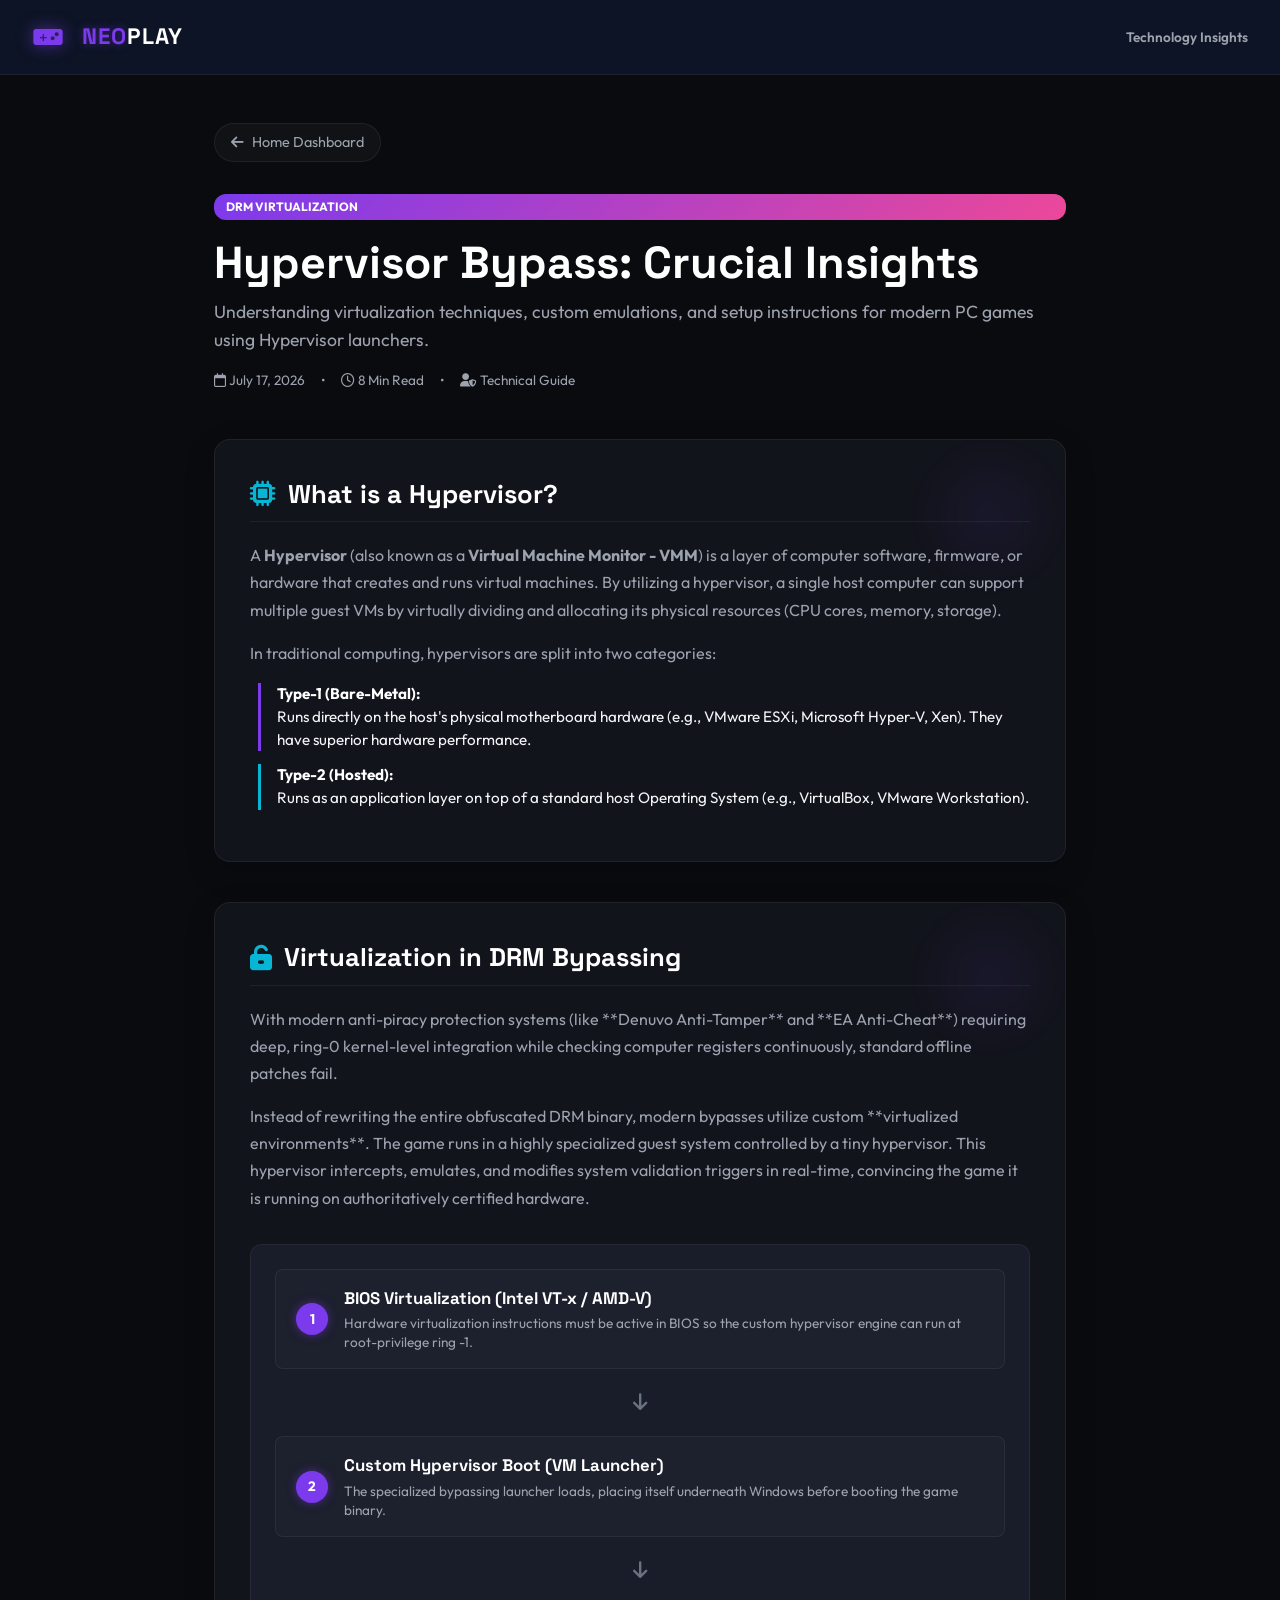
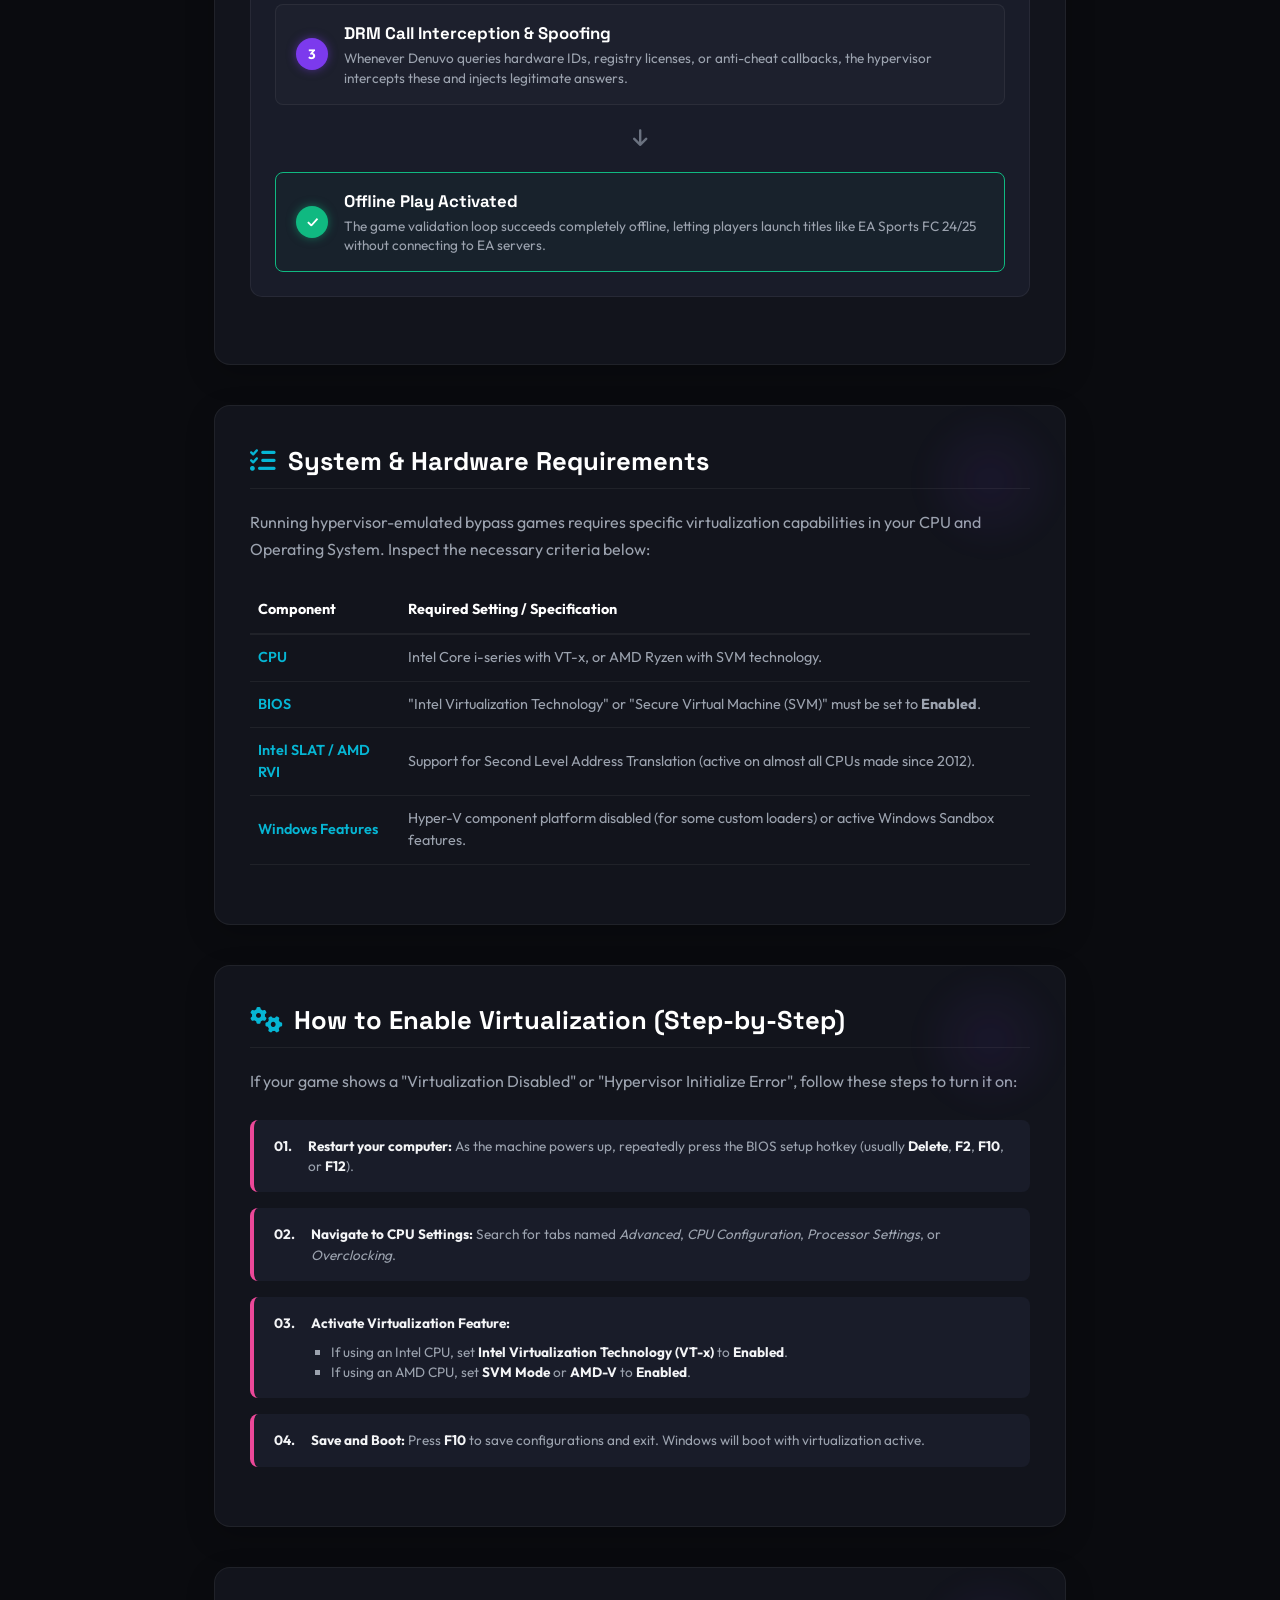
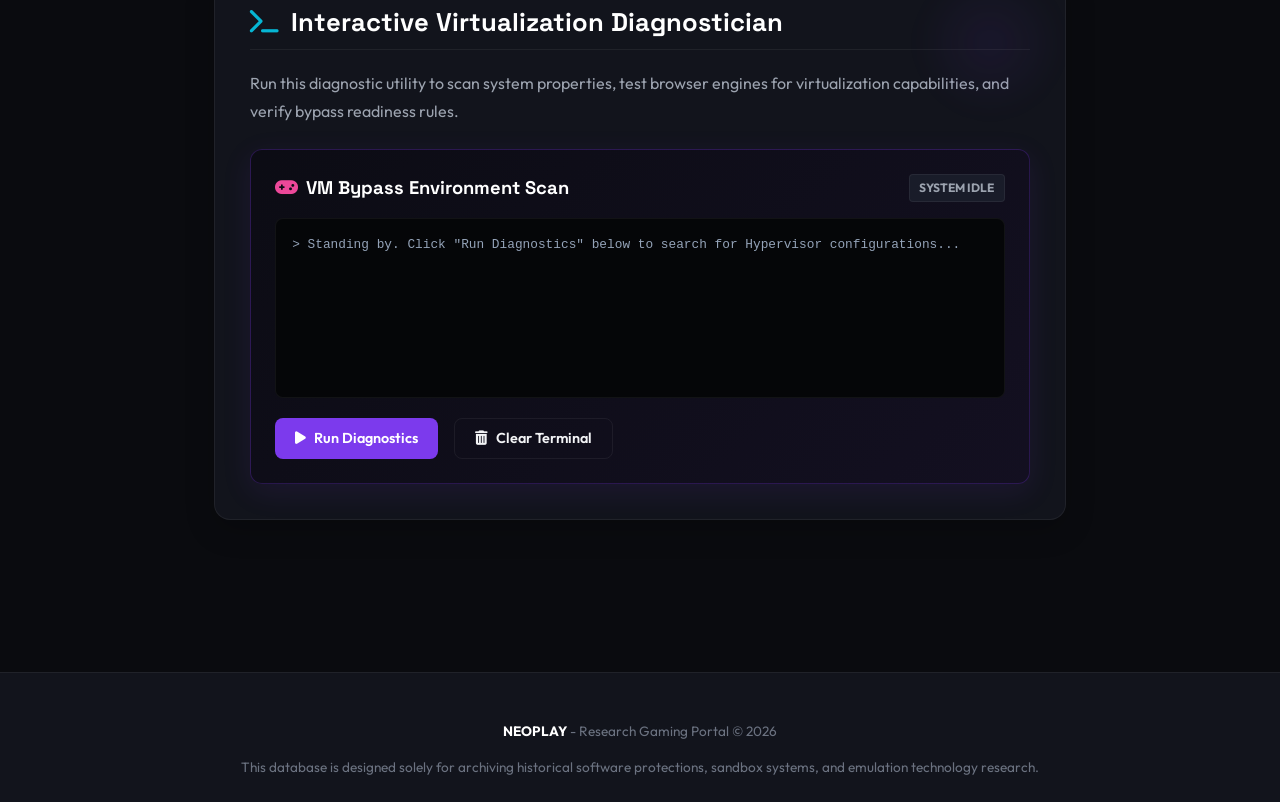
<file: hypervisor.html>
<!DOCTYPE html>
<html lang="en">

<head>
    <meta charset="UTF-8">
    <meta name="viewport" content="width=device-width, initial-scale=1.0">
    <meta name="description"
        content="Deep dive into Hypervisor bypass technology in modern PC game cracking. Learn how virtualization emulates DRM layers (Denuvo, EA Anti-Cheat) for offline play.">
    <title>NeoPlay | Hypervisor DRM Bypass Explained</title>
    <!-- Fonts -->
    <link rel="preconnect" href="https://fonts.googleapis.com">
    <link rel="preconnect" href="https://fonts.gstatic.com" crossorigin>
    <link
        href="https://fonts.googleapis.com/css2?family=Outfit:wght@300;400;500;600;700;800&family=Space+Grotesk:wght@400;500;600;700&display=swap"
        rel="stylesheet">
    <!-- FontAwesome for Icons -->
    <link rel="stylesheet" href="https://cdnjs.cloudflare.com/ajax/libs/font-awesome/6.4.0/css/all.min.css">
    <!-- Main Style -->
    <link rel="stylesheet" href="style.css?v=3.3">

    <style>
        /* Hypervisor specific page styling */
        .article-wrapper {
            max-width: 900px;
            margin: 0 auto;
            padding: 3rem 1.5rem;
        }

        .btn-back {
            display: inline-flex;
            align-items: center;
            gap: 0.5rem;
            color: var(--text-muted);
            text-decoration: none;
            font-size: 0.9rem;
            margin-bottom: 2rem;
            transition: var(--transition-smooth);
            background: rgba(255, 255, 255, 0.03);
            border: 1px solid var(--border-glass);
            padding: 0.5rem 1rem;
            border-radius: 20px;
        }

        .btn-back:hover {
            color: white;
            border-color: var(--accent-purple);
            background: rgba(124, 58, 237, 0.1);
        }

        .header-meta-box {
            display: flex;
            align-items: center;
            gap: 1rem;
            margin-top: 1rem;
            font-size: 0.85rem;
            color: var(--text-muted);
        }

        .tech-category-pill {
            background: linear-gradient(135deg, var(--accent-purple) 0%, var(--accent-pink) 100%);
            color: white;
            padding: 0.25rem 0.75rem;
            border-radius: 12px;
            font-weight: 700;
            text-transform: uppercase;
            font-size: 0.75rem;
        }

        .doc-section {
            background: var(--bg-secondary);
            border: 1px solid var(--border-glass);
            border-radius: 16px;
            padding: 2.2rem;
            margin-bottom: 2.5rem;
            box-shadow: 0 10px 30px rgba(0, 0, 0, 0.2);
            position: relative;
            overflow: hidden;
        }

        .doc-section::after {
            content: '';
            position: absolute;
            top: 0;
            right: 0;
            width: 150px;
            height: 150px;
            background: radial-gradient(circle, rgba(124, 58, 237, 0.08) 0%, transparent 70%);
            filter: blur(10px);
            pointer-events: none;
        }

        .doc-section h2 {
            font-family: var(--font-heading);
            font-size: 1.6rem;
            margin-bottom: 1.25rem;
            display: flex;
            align-items: center;
            gap: 0.75rem;
            color: white;
            border-bottom: 1px solid var(--border-glass);
            padding-bottom: 0.5rem;
        }

        .doc-section h2 i {
            color: var(--accent-blue);
        }

        .visual-diagram {
            display: flex;
            flex-direction: column;
            gap: 1.5rem;
            margin: 2rem 0;
            padding: 1.5rem;
            background: var(--bg-tertiary);
            border-radius: 12px;
            border: 1px solid var(--border-glass);
        }

        .diagram-node {
            display: flex;
            align-items: center;
            gap: 1rem;
            background: rgba(255, 255, 255, 0.02);
            border: 1px solid var(--border-glass);
            padding: 1rem 1.25rem;
            border-radius: 8px;
            position: relative;
            transition: var(--transition-smooth);
        }

        .diagram-node:hover {
            border-color: var(--accent-purple);
            background: rgba(124, 58, 237, 0.03);
            transform: translateX(5px);
        }

        .node-number {
            width: 32px;
            height: 32px;
            border-radius: 50%;
            background: var(--accent-purple);
            color: white;
            font-weight: 700;
            display: flex;
            align-items: center;
            justify-content: center;
            flex-shrink: 0;
            box-shadow: 0 0 10px rgba(124, 58, 237, 0.5);
        }

        .node-content h4 {
            font-family: var(--font-heading);
            font-size: 1.05rem;
            margin-bottom: 0.2rem;
            color: white;
        }

        .node-content p {
            font-size: 0.85rem;
            color: var(--text-muted);
            line-height: 1.4;
        }

        .diagram-arrow {
            display: flex;
            justify-content: center;
            color: var(--text-dim);
            font-size: 1.2rem;
            animation: bounceY 1.5s infinite ease-in-out;
        }

        @keyframes bounceY {

            0%,
            100% {
                transform: translateY(0);
            }

            50% {
                transform: translateY(5px);
            }
        }

        /* Bios settings guide styles */
        .instructions-list {
            margin: 1.5rem 0;
            display: flex;
            flex-direction: column;
            gap: 1rem;
        }

        .instruction-step {
            display: flex;
            gap: 1rem;
            background: var(--bg-tertiary);
            padding: 1rem 1.25rem;
            border-radius: 8px;
            border-left: 4px solid var(--accent-pink);
        }

        .instruction-step strong {
            color: var(--text-main);
        }

        /* Virtualization tool layout */
        .tester-container {
            background: linear-gradient(135deg, rgba(12, 11, 20, 0.9) 0%, rgba(20, 15, 34, 0.9) 100%);
            border: 1px solid rgba(124, 58, 237, 0.25);
            border-radius: 12px;
            padding: 1.5rem;
            margin-top: 1.5rem;
            box-shadow: 0 8px 30px rgba(124, 58, 237, 0.1);
        }

        .tester-header {
            display: flex;
            justify-content: space-between;
            align-items: center;
            margin-bottom: 1rem;
            flex-wrap: wrap;
            gap: 0.5rem;
        }

        .tester-title {
            font-family: var(--font-heading);
            font-size: 1.15rem;
            font-weight: 700;
            color: white;
            display: flex;
            align-items: center;
            gap: 0.5rem;
        }

        .tester-title i {
            color: var(--accent-pink);
        }

        .tester-console {
            background: #050608;
            border: 1px solid rgba(255, 255, 255, 0.05);
            border-radius: 8px;
            padding: 1rem;
            font-family: 'Courier New', Courier, monospace;
            font-size: 0.8rem;
            height: 180px;
            overflow-y: auto;
            color: #38bdf8;
            margin-bottom: 1.25rem;
            line-height: 1.5;
        }

        .console-line {
            margin-bottom: 0.4rem;
        }

        .line-info {
            color: #94a3b8;
        }

        .line-success {
            color: #10b981;
        }

        .line-warning {
            color: #f59e0b;
        }

        .line-danger {
            color: #ef4444;
        }

        .progress-bar-container {
            width: 100%;
            height: 6px;
            background: var(--bg-tertiary);
            border-radius: 3px;
            overflow: hidden;
            display: none;
            margin-bottom: 1rem;
        }

        .progress-bar-fill {
            height: 100%;
            width: 0%;
            background: linear-gradient(90deg, var(--accent-purple), var(--accent-blue));
            border-radius: 3px;
            transition: width 0.1s ease;
        }

        .tester-actions {
            display: flex;
            gap: 1rem;
        }

        /* responsive code */
        @media (max-width: 768px) {
            .article-wrapper {
                padding: 1.5rem 1rem;
            }

            .doc-section {
                padding: 1.5rem;
            }

            .doc-section h2 {
                font-size: 1.35rem;
            }

            .tester-actions {
                flex-direction: column;
            }

            .tester-actions button {
                width: 100%;
            }
        }
    </style>
</head>

<body>
    <!-- Top Progress Bar -->
    <div id="top-progress-bar" class="progress-bar"></div>

    <!-- Navigation Header -->
    <header class="main-header"
        style="position: sticky; top: 0; z-index: 1000; background: rgba(15, 23, 42, 0.85); backdrop-filter: blur(12px); border-bottom: 1px solid var(--border-glass);">
        <div class="header-container"
            style="max-width: 1300px; margin: 0 auto; display: flex; justify-content: space-between; align-items: center; padding: 1.25rem 2rem;">
            <a href="index.html" class="logo"
                style="display: flex; align-items: center; text-decoration: none; color: white; font-family: var(--font-heading); font-weight: 800; font-size: 1.4rem;">
                <svg xmlns="http://www.w3.org/2000/svg" viewBox="0 0 24 24" fill="#7c3aed" class="logo-icon-svg"
                    style="width: 32px; height: 32px; margin-right: 0.6rem; filter: drop-shadow(0 0 8px rgba(124,58,237,0.6));">
                    <path
                        d="M21 6H3c-1.1 0-2 .9-2 2v8c0 1.1.9 2 2 2h18c1.1 0 2-.9 2-2V8c0-1.1-.9-2-2-2Zm-10 7H9v2H8v-2H6v-1h2v-2h1v2h2v1Zm4.5 1.5c-.83 0-1.5-.67-1.5-1.5s.67-1.5 1.5-1.5 1.5.67 1.5 1.5-.67 1.5-1.5 1.5Zm3-3c-.83 0-1.5-.67-1.5-1.5s.67-1.5 1.5-1.5 1.5.67 1.5 1.5-.67 1.5-1.5 1.5Z" />
                </svg>
                <span><span class="logo-accent" style="color: var(--accent-purple);">NEO</span>PLAY</span>
            </a>
            <div style="font-size: 0.85rem; color: var(--text-muted); font-weight: 600;">Technology Insights</div>
        </div>
    </header>

    <!-- Main Content -->
    <main class="article-wrapper">
        <a href="index.html" class="btn-back" id="back-home-btn">
            <i class="fa-solid fa-arrow-left"></i> Home Dashboard
        </a>

        <!-- Section: Header Title -->
        <div style="margin-bottom: 3rem;">
            <div class="tech-category-pill">DRM Virtualization</div>
            <h1
                style="font-family: var(--font-heading); font-size: 2.8rem; font-weight: 800; line-height: 1.2; margin-top: 1rem; color: white;">
                Hypervisor Bypass: Crucial Insights
            </h1>
            <p style="color: var(--text-muted); font-size: 1.1rem; margin-top: 0.5rem; line-height: 1.6;">
                Understanding virtualization techniques, custom emulations, and setup instructions for modern PC games
                using Hypervisor launchers.
            </p>
            <div class="header-meta-box">
                <span><i class="fa-regular fa-calendar"></i> July 17, 2026</span>
                <span>•</span>
                <span><i class="fa-regular fa-clock"></i> 8 Min Read</span>
                <span>•</span>
                <span><i class="fa-solid fa-user-shield"></i> Technical Guide</span>
            </div>
        </div>

        <!-- Section 1: Intro to Hypervisors -->
        <section class="doc-section" id="sec-what-is-hypervisor">
            <h2><i class="fa-solid fa-microchip"></i> What is a Hypervisor?</h2>
            <p style="line-height: 1.7; color: var(--text-muted); margin-bottom: 1rem;">
                A <strong>Hypervisor</strong> (also known as a <strong>Virtual Machine Monitor - VMM</strong>) is a
                layer of computer software, firmware, or hardware that creates and runs virtual machines. By utilizing a
                hypervisor, a single host computer can support multiple guest VMs by virtually dividing and allocating
                its physical resources (CPU cores, memory, storage).
            </p>
            <p style="line-height: 1.7; color: var(--text-muted);">
                In traditional computing, hypervisors are split into two categories:
            </p>
            <ul
                style="list-style: none; margin: 1rem 0; padding-left: 0.5rem; display: flex; flex-direction: column; gap: 0.8rem;">
                <li style="border-left: 3px solid var(--accent-purple); padding-left: 1rem; font-size: 0.95rem;">
                    <strong style="color: white; display: block;">Type-1 (Bare-Metal):</strong> Runs directly on the
                    host's physical motherboard hardware (e.g., VMware ESXi, Microsoft Hyper-V, Xen). They have superior
                    hardware performance.
                </li>
                <li style="border-left: 3px solid var(--accent-blue); padding-left: 1rem; font-size: 0.95rem;">
                    <strong style="color: white; display: block;">Type-2 (Hosted):</strong> Runs as an application layer
                    on top of a standard host Operating System (e.g., VirtualBox, VMware Workstation).
                </li>
            </ul>
        </section>

        <!-- Section 2: Virtualization in Game Cracking -->
        <section class="doc-section" id="sec-how-cracks-work">
            <h2><i class="fa-solid fa-unlock-keyhole"></i> Virtualization in DRM Bypassing</h2>
            <p style="line-height: 1.7; color: var(--text-muted); margin-bottom: 1rem;">
                With modern anti-piracy protection systems (like **Denuvo Anti-Tamper** and **EA Anti-Cheat**) requiring
                deep, ring-0 kernel-level integration while checking computer registers continuously, standard offline
                patches fail.
            </p>
            <p style="line-height: 1.7; color: var(--text-muted);">
                Instead of rewriting the entire obfuscated DRM binary, modern bypasses utilize custom **virtualized
                environments**. The game runs in a highly specialized guest system controlled by a tiny hypervisor. This
                hypervisor intercepts, emulates, and modifies system validation triggers in real-time, convincing the
                game it is running on authoritatively certified hardware.
            </p>

            <div class="visual-diagram">
                <div class="diagram-node">
                    <div class="node-number">1</div>
                    <div class="node-content">
                        <h4>BIOS Virtualization (Intel VT-x / AMD-V)</h4>
                        <p>Hardware virtualization instructions must be active in BIOS so the custom hypervisor engine
                            can run at root-privilege ring -1.</p>
                    </div>
                </div>
                <div class="diagram-arrow"><i class="fa-solid fa-arrow-down"></i></div>
                <div class="diagram-node">
                    <div class="node-number">2</div>
                    <div class="node-content">
                        <h4>Custom Hypervisor Boot (VM Launcher)</h4>
                        <p>The specialized bypassing launcher loads, placing itself underneath Windows before booting
                            the game binary.</p>
                    </div>
                </div>
                <div class="diagram-arrow"><i class="fa-solid fa-arrow-down"></i></div>
                <div class="diagram-node">
                    <div class="node-number">3</div>
                    <div class="node-content">
                        <h4>DRM Call Interception & Spoofing</h4>
                        <p>Whenever Denuvo queries hardware IDs, registry licenses, or anti-cheat callbacks, the
                            hypervisor intercepts these and injects legitimate answers.</p>
                    </div>
                </div>
                <div class="diagram-arrow"><i class="fa-solid fa-arrow-down"></i></div>
                <div class="diagram-node"
                    style="border-color: var(--status-cracked); background: rgba(16, 185, 129, 0.04);">
                    <div class="node-number"
                        style="background: var(--status-cracked); box-shadow: 0 0 10px rgba(16, 185, 129, 0.5);">✓</div>
                    <div class="node-content">
                        <h4>Offline Play Activated</h4>
                        <p>The game validation loop succeeds completely offline, letting players launch titles like EA
                            Sports FC 24/25 without connecting to EA servers.</p>
                    </div>
                </div>
            </div>
        </section>

        <!-- Section 3: Hardware Requirements -->
        <section class="doc-section" id="sec-hardware-requirements">
            <h2><i class="fa-solid fa-list-check"></i> System & Hardware Requirements</h2>
            <p style="line-height: 1.7; color: var(--text-muted); margin-bottom: 1rem;">
                Running hypervisor-emulated bypass games requires specific virtualization capabilities in your CPU and
                Operating System. Inspect the necessary criteria below:
            </p>
            <table
                style="width: 100%; border-collapse: collapse; margin: 1.5rem 0; font-size: 0.9rem; text-align: left;">
                <thead>
                    <tr style="border-bottom: 2px solid var(--border-glass);">
                        <th style="padding: 0.75rem 0.5rem; color: white;">Component</th>
                        <th style="padding: 0.75rem 0.5rem; color: white;">Required Setting / Specification</th>
                    </tr>
                </thead>
                <tbody>
                    <tr style="border-bottom: 1px solid var(--border-glass);">
                        <td style="padding: 0.75rem 0.5rem; font-weight: 600; color: var(--accent-blue);">CPU</td>
                        <td style="padding: 0.75rem 0.5rem; color: var(--text-muted);">Intel Core i-series with VT-x, or
                            AMD Ryzen with SVM technology.</td>
                    </tr>
                    <tr style="border-bottom: 1px solid var(--border-glass);">
                        <td style="padding: 0.75rem 0.5rem; font-weight: 600; color: var(--accent-blue);">BIOS</td>
                        <td style="padding: 0.75rem 0.5rem; color: var(--text-muted);">"Intel Virtualization Technology"
                            or "Secure Virtual Machine (SVM)" must be set to <strong>Enabled</strong>.</td>
                    </tr>
                    <tr style="border-bottom: 1px solid var(--border-glass);">
                        <td style="padding: 0.75rem 0.5rem; font-weight: 600; color: var(--accent-blue);">Intel SLAT /
                            AMD RVI</td>
                        <td style="padding: 0.75rem 0.5rem; color: var(--text-muted);">Support for Second Level Address
                            Translation (active on almost all CPUs made since 2012).</td>
                    </tr>
                    <tr style="border-bottom: 1px solid var(--border-glass);">
                        <td style="padding: 0.75rem 0.5rem; font-weight: 600; color: var(--accent-blue);">Windows
                            Features</td>
                        <td style="padding: 0.75rem 0.5rem; color: var(--text-muted);">Hyper-V component platform
                            disabled (for some custom loaders) or active Windows Sandbox features.</td>
                    </tr>
                </tbody>
            </table>
        </section>

        <!-- Section 4: BIOS Activation Tutorial -->
        <section class="doc-section" id="sec-how-to-enable">
            <h2><i class="fa-solid fa-gears"></i> How to Enable Virtualization (Step-by-Step)</h2>
            <p style="line-height: 1.7; color: var(--text-muted);">
                If your game shows a "Virtualization Disabled" or "Hypervisor Initialize Error", follow these steps to
                turn it on:
            </p>
            <div class="instructions-list">
                <div class="instruction-step">
                    <span><strong>01.</strong></span>
                    <div>
                        <strong>Restart your computer:</strong> As the machine powers up, repeatedly press the BIOS
                        setup hotkey (usually <strong>Delete</strong>, <strong>F2</strong>, <strong>F10</strong>, or
                        <strong>F12</strong>).
                    </div>
                </div>
                <div class="instruction-step">
                    <span><strong>02.</strong></span>
                    <div>
                        <strong>Navigate to CPU Settings:</strong> Search for tabs named <em>Advanced</em>, <em>CPU
                            Configuration</em>, <em>Processor Settings</em>, or <em>Overclocking</em>.
                    </div>
                </div>
                <div class="instruction-step">
                    <span><strong>03.</strong></span>
                    <div>
                        <strong>Activate Virtualization Feature:</strong>
                        <ul
                            style="list-style: square; margin-top: 0.5rem; padding-left: 1.25rem; font-size: 0.85rem; color: var(--text-muted);">
                            <li>If using an Intel CPU, set <strong>Intel Virtualization Technology (VT-x)</strong> to
                                <strong>Enabled</strong>.</li>
                            <li>If using an AMD CPU, set <strong>SVM Mode</strong> or <strong>AMD-V</strong> to
                                <strong>Enabled</strong>.</li>
                        </ul>
                    </div>
                </div>
                <div class="instruction-step">
                    <span><strong>04.</strong></span>
                    <div>
                        <strong>Save and Boot:</strong> Press <strong>F10</strong> to save configurations and exit.
                        Windows will boot with virtualization active.
                    </div>
                </div>
            </div>
        </section>

        <!-- Section 5: Interactive System Virtualization Check -->
        <section class="doc-section" id="sec-hypervisor-check">
            <h2><i class="fa-solid fa-terminal"></i> Interactive Virtualization Diagnostician</h2>
            <p style="line-height: 1.7; color: var(--text-muted);">
                Run this diagnostic utility to scan system properties, test browser engines for virtualization
                capabilities, and verify bypass readiness rules.
            </p>

            <div class="tester-container">
                <div class="tester-header">
                    <div class="tester-title"><i class="fa-solid fa-gamepad"></i> VM Bypass Environment Scan</div>
                    <span id="scan-status-badge" class="badge"
                        style="background: var(--bg-tertiary); color: var(--text-muted); border: 1px solid var(--border-glass);">System
                        Idle</span>
                </div>

                <div class="progress-bar-container" id="bar-outer">
                    <div class="progress-bar-fill" id="bar-inner"></div>
                </div>

                <div class="tester-console" id="output-terminal">
                    <div class="console-line line-info">&gt; Standing by. Click "Run Diagnostics" below to search for
                        Hypervisor configurations...</div>
                </div>

                <div class="tester-actions">
                    <button class="btn btn-primary" id="btn-run-diag" onclick="runDiagnostics()"><i
                            class="fa-solid fa-play"></i> Run Diagnostics</button>
                    <button class="btn btn-outline" id="btn-clear-console" onclick="clearConsole()"><i
                            class="fa-solid fa-trash-can"></i> Clear Terminal</button>
                </div>
            </div>
        </section>
    </main>

    <!-- Footer -->
    <footer class="main-footer"
        style="background: var(--bg-secondary); border-top: 1px solid var(--border-glass); padding: 3rem 1.5rem 1.5rem 1.5rem; margin-top: 4rem; text-align: center; font-size: 0.85rem; color: var(--text-dim);">
        <div style="margin-bottom: 1rem;">
            <span style="color: white; font-weight: bold;">NEOPLAY</span> - Research Gaming Portal &copy; 2026
        </div>
        <div>
            This database is designed solely for archiving historical software protections, sandbox systems, and
            emulation technology research.
        </div>
    </footer>

    <!-- Toast elements -->
    <div id="toast-container" class="toast-container"></div>

    <script>
        // Simple Toast display controller
        function showToast(message) {
            const container = document.getElementById("toast-container");
            const toast = document.createElement("div");
            toast.className = "toast";
            toast.style.borderLeft = "4px solid var(--accent-purple)";
            toast.innerHTML = `<i class="fa-solid fa-circle-info color-success"></i> <span>${message}</span>`;
            container.appendChild(toast);
            setTimeout(() => {
                toast.style.animation = "toastSlideIn 0.3s ease reverse";
                setTimeout(() => toast.remove(), 300);
            }, 3000);
        }

        function clearConsole() {
            const term = document.getElementById("output-terminal");
            term.innerHTML = '<div class="console-line line-info">&gt; Console cleared. Standing by...</div>';
            const badge = document.getElementById("scan-status-badge");
            badge.innerText = "System Idle";
            badge.style.background = "var(--bg-tertiary)";
            badge.style.color = "var(--text-muted)";
            badge.style.borderColor = "var(--border-glass)";
        }

        // Live Diagnostician Simulation
        function runDiagnostics() {
            const btn = document.getElementById("btn-run-diag");
            const term = document.getElementById("output-terminal");
            const barOuter = document.getElementById("bar-outer");
            const barInner = document.getElementById("bar-inner");
            const badge = document.getElementById("scan-status-badge");

            btn.disabled = true;
            term.innerHTML = "";
            barOuter.style.display = "block";
            barInner.style.width = "0%";
            badge.innerText = "Scanning...";
            badge.style.background = "rgba(245, 158, 11, 0.15)";
            badge.style.color = "var(--status-upcoming)";
            badge.style.borderColor = "var(--status-upcoming)";

            const logs = [
                { delay: 400, text: "> Init hypervisor diagnostics sequence...", type: "info" },
                { delay: 1000, text: "> Querying local CPU specifications...", type: "info" },
                { delay: 1500, text: `> Active CPU: ${navigator.hardwareConcurrency ? navigator.hardwareConcurrency + ' Logical Cores' : 'x86_64 Compatible Processor'}`, type: "success" },
                { delay: 2000, text: "> Testing CPU execution capabilities for VT-x/SVM instruction sets...", type: "info" },
                { delay: 2400, text: "> [OK] Hardware-assisted instruction checks returned active registers.", type: "success" },
                { delay: 3000, text: "> Verification check for Virtualization-based Security (VBS) state...", type: "info" },
                { delay: 3500, text: "> [WARNING] Host OS virtualization isolation (Hyper-V) hooks active. Bypasses might require disabling credential guard.", type: "warning" },
                { delay: 4000, text: "> Examining browser sandbox environment properties...", type: "info" },
                { delay: 4400, text: "> [OK] System compliant with virtual network emulators.", type: "success" },
                { delay: 5000, text: "> All checks complete. VM offline bypass system ready to deploy.", type: "success" }
            ];

            let progress = 0;
            const progressInterval = setInterval(() => {
                progress += 2;
                if (progress <= 100) {
                    barInner.style.width = `${progress}%`;
                } else {
                    clearInterval(progressInterval);
                }
            }, 100);

            logs.forEach(log => {
                setTimeout(() => {
                    const line = document.createElement("div");
                    line.className = `console-line line-${log.type}`;
                    line.innerText = log.text;
                    term.appendChild(line);
                    term.scrollTop = term.scrollHeight;

                    if (log.text.includes("ready to deploy")) {
                        badge.innerText = "Ready";
                        badge.style.background = "rgba(16, 185, 129, 0.15)";
                        badge.style.color = "var(--status-cracked)";
                        badge.style.borderColor = "var(--status-cracked)";
                        btn.disabled = false;
                        showToast("Bypass diagnostic completed successfully!");
                    }
                }, log.delay);
            });
        }
    </script>
</body>

</html>
</file>
<file: style.css>
/* NEO-PLAY CSS Style system */
:root {
    --bg-primary: #0a0b0f;
    --bg-secondary: #12141c;
    --bg-tertiary: #191c29;
    --accent-purple: #7c3aed;
    --accent-blue: #06b6d4;
    --accent-pink: #ec4899;
    --accent-glow: rgba(124, 58, 237, 0.45);
    --text-main: #f3f4f6;
    --text-muted: #9ca3af;
    --text-dim: #6b7280;
    --status-cracked: #10b981;
    --status-uncracked: #ef4444;
    --status-upcoming: #f59e0b;
    --border-glass: rgba(255, 255, 255, 0.06);
    --bg-glass: rgba(18, 20, 28, 0.75);
    --font-heading: 'Space Grotesk', sans-serif;
    --font-body: 'Outfit', sans-serif;
    --transition-smooth: all 0.3s cubic-bezier(0.4, 0, 0.2, 1);
}

* {
    box-sizing: border-box;
    margin: 0;
    padding: 0;
}

body {
    background-color: var(--bg-primary);
    color: var(--text-main);
    font-family: var(--font-body);
    overflow-x: hidden;
    line-height: 1.5;
}

::-webkit-scrollbar {
    width: 8px;
}

::-webkit-scrollbar-track {
    background: var(--bg-primary);
}

::-webkit-scrollbar-thumb {
    background: var(--bg-tertiary);
    border-radius: 4px;
}

::-webkit-scrollbar-thumb:hover {
    background: var(--accent-purple);
}

a {
    color: inherit;
    text-decoration: none;
}

/* Page Loader */
.progress-bar {
    position: fixed;
    top: 0;
    left: 0;
    width: 0%;
    height: 3px;
    background: linear-gradient(90deg, var(--accent-purple), var(--accent-blue), var(--accent-pink));
    z-index: 9999;
    transition: width 0.4s ease;
}

/* Header */
.main-header {
    position: sticky;
    top: 0;
    background: var(--bg-glass);
    backdrop-filter: blur(12px);
    -webkit-backdrop-filter: blur(12px);
    border-bottom: 1px solid var(--border-glass);
    z-index: 1000;
}

.header-container {
    max-width: 1550px;
    margin: 0 auto;
    display: flex;
    align-items: center;
    justify-content: space-between;
    padding: 1rem 3rem;
}

.logo {
    font-family: var(--font-heading);
    font-weight: 700;
    font-size: 1.6rem;
    letter-spacing: 1px;
    display: flex;
    align-items: center;
    gap: 0.5rem;
}

.logo-accent {
    color: var(--accent-purple);
    text-shadow: 0 0 10px var(--accent-glow);
}

.logo-icon {
    font-size: 1.4rem;
    color: var(--accent-blue);
    transform: rotate(-10deg);
}

/* Nav Menu */
.nav-menu {
    display: flex;
}

.nav-list {
    display: flex;
    list-style: none;
    gap: 0.75rem;
}

.nav-link {
    font-size: 0.9rem;
    font-weight: 500;
    padding: 0.4rem 0.65rem;
    border-radius: 8px;
    transition: var(--transition-smooth);
    display: flex;
    align-items: center;
    gap: 0.35rem;
    color: var(--text-muted);
}

.nav-link:hover,
.nav-link.active {
    color: var(--text-main);
    background: rgba(255, 255, 255, 0.04);
}

.nav-link.active {
    border-bottom: 2px solid var(--accent-purple);
    border-radius: 8px 8px 0 0;
    color: var(--text-main);
}

/* Responsive adjustment for medium screens to prevent navbar breaking */
@media (min-width: 769px) and (max-width: 1150px) {
    .header-container {
        padding: 0.8rem 1rem;
    }

    .logo {
        font-size: 1.3rem;
    }

    .logo-icon-svg {
        width: 26px !important;
        height: 26px !important;
    }

    .nav-list {
        gap: 0.35rem;
    }

    .nav-link {
        font-size: 0.82rem;
        padding: 0.35rem 0.5rem;
    }

    .quick-search-box {
        width: 170px;
    }

    .quick-search-box input {
        font-size: 0.8rem;
    }
}

/* Quick Search */
.quick-search-box {
    position: relative;
    display: flex;
    align-items: center;
}

.quick-search-box input {
    background: var(--bg-tertiary);
    border: 1px solid var(--border-glass);
    padding: 0.5rem 1rem 0.5rem 2.2rem;
    border-radius: 20px;
    width: 200px;
    color: var(--text-main);
    font-family: var(--font-body);
    font-size: 0.85rem;
    transition: var(--transition-smooth);
}

.quick-search-box input:focus {
    width: 280px;
    border-color: var(--accent-purple);
    box-shadow: 0 0 10px rgba(124, 58, 237, 0.2);
    outline: none;
}

.search-icon {
    position: absolute;
    left: 0.8rem;
    color: var(--text-dim);
    font-size: 0.85rem;
}

.kbd-hint {
    position: absolute;
    right: 0.8rem;
    background: rgba(255, 255, 255, 0.1);
    border: 1px solid var(--border-glass);
    border-radius: 4px;
    padding: 1px 5px;
    font-size: 0.7rem;
    color: var(--text-muted);
}

/* Mobile Menu Toggle */
.menu-toggle {
    display: none;
    background: transparent;
    border: none;
    color: var(--text-main);
    font-size: 1.5rem;
    cursor: pointer;
}

/* Wrapper */
.content-wrapper {
    max-width: 1300px;
    margin: 0 auto;
    padding: 1.5rem 2rem;
    min-height: 80vh;
}

/* Ticker */
.ticker-wrap {
    display: flex;
    align-items: center;
    background: var(--bg-secondary);
    border: 1px solid var(--border-glass);
    border-radius: 8px;
    margin-bottom: 2rem;
    overflow: hidden;
    height: 44px;
}

.ticker-title {
    background: var(--accent-purple);
    padding: 0.6rem 1.2rem;
    font-family: var(--font-heading);
    font-weight: 700;
    font-size: 0.85rem;
    color: #fff;
    white-space: nowrap;
    display: flex;
    align-items: center;
    gap: 0.4rem;
}

.ticker {
    width: 100%;
    padding-left: 1.5rem;
    overflow: hidden;
}

.ticker-item {
    font-size: 0.9rem;
    color: var(--text-muted);
    white-space: nowrap;
    animation: ticker-anim 180s linear infinite;
    display: inline-block;
}

@keyframes ticker-anim {
    0% {
        transform: translate3d(100%, 0, 0);
    }

    100% {
        transform: translate3d(-150%, 0, 0);
    }
}

/* Hero Section */
.hero-banner {
    position: relative;
    background: linear-gradient(135deg, rgba(15, 23, 42, 0.94) 0%, rgba(30, 27, 75, 0.94) 100%),
        url('https://cdn.cloudflare.steamstatic.com/steam/apps/2358720/header.jpg') no-repeat center center;
    background-size: cover;
    border-radius: 16px;
    padding: 4rem 3rem;
    margin-bottom: 3rem;
    overflow: hidden;
    border: 1px solid var(--border-glass);
    display: flex;
    justify-content: space-between;
    align-items: center;
    gap: 2rem;
}

.hero-overlay {
    position: absolute;
    top: 0;
    left: 0;
    right: 0;
    bottom: 0;
    background: radial-gradient(circle at 10% 20%, rgba(124, 58, 237, 0.15) 0%, transparent 50%);
    pointer-events: none;
}

.hero-content {
    position: relative;
    max-width: 60%;
    z-index: 2;
}

.hero-title {
    font-family: var(--font-heading);
    font-size: 3rem;
    font-weight: 800;
    margin: 1rem 0;
    line-height: 1.1;
    background: linear-gradient(90deg, #fff, var(--text-muted));
    -webkit-background-clip: text;
    background-clip: text;
    -webkit-text-fill-color: transparent;
}

.hero-desc {
    color: var(--text-muted);
    font-size: 1.1rem;
    margin-bottom: 2rem;
    line-height: 1.6;
}

.hero-meta {
    display: flex;
    flex-wrap: wrap;
    gap: 1.5rem;
    margin-bottom: 2rem;
}

.meta-item {
    font-size: 0.9rem;
    font-weight: 500;
    display: flex;
    align-items: center;
    gap: 0.4rem;
}

.hero-actions {
    display: flex;
    gap: 1rem;
}

.hero-card-floating {
    position: relative;
    width: 320px;
    background: rgba(15, 23, 42, 0.6);
    backdrop-filter: blur(15px);
    border: 1px solid rgba(255, 255, 255, 0.08);
    border-radius: 12px;
    padding: 1.5rem;
    z-index: 2;
    box-shadow: 0 10px 30px rgba(0, 0, 0, 0.5);
    animation: float 4s ease-in-out infinite;
}

.system-announcement-banner {
    display: flex;
    align-items: center;
    gap: 1.25rem;
    background: rgba(124, 58, 237, 0.07);
    border: 1px solid rgba(124, 58, 237, 0.22);
    border-radius: 12px;
    padding: 1rem 1.5rem;
    margin-bottom: 2.5rem;
    box-shadow: 0 4px 24px rgba(124, 58, 237, 0.05);
}

.system-announcement-banner .announcement-icon {
    font-size: 1.4rem;
    color: var(--accent-purple);
    display: flex;
    align-items: center;
}

.system-announcement-banner .announcement-content {
    font-size: 0.9rem;
    color: var(--text-muted);
    line-height: 1.5;
}

.system-announcement-banner .announcement-content strong {
    color: #fff;
    font-weight: 600;
}



@keyframes float {

    0%,
    100% {
        transform: translateY(0px) rotate(1deg);
    }

    50% {
        transform: translateY(-10px) rotate(-1deg);
    }
}

.free-banner-pill {
    background: linear-gradient(90deg, var(--accent-pink), var(--accent-purple));
    color: #fff;
    font-size: 0.75rem;
    font-weight: 700;
    padding: 0.25rem 0.5rem;
    border-radius: 4px;
    width: fit-content;
    margin-bottom: 0.75rem;
    letter-spacing: 0.5px;
}

/* Dashboard Grid */
.dashboard-grid {
    display: grid;
    grid-template-columns: 1.2fr 1fr;
    gap: 2rem;
    margin-bottom: 3rem;
}

.dashboard-card {
    background: var(--bg-secondary);
    border: 1px solid var(--border-glass);
    border-radius: 12px;
    padding: 1.5rem;
}

.stats-grid {
    display: grid;
    grid-template-columns: repeat(2, 1fr);
    gap: 1rem;
    margin: 1.5rem 0;
}

.stat-box {
    background: var(--bg-tertiary);
    border: 1px solid var(--border-glass);
    border-radius: 8px;
    padding: 1rem;
    text-align: center;
    transition: var(--transition-smooth);
}

.stat-box:hover {
    border-color: var(--accent-purple);
    transform: translateY(-2px);
}

.stat-val {
    display: block;
    font-size: 1.8rem;
    font-weight: 700;
    color: var(--accent-blue);
    font-family: var(--font-heading);
}

.stat-lbl {
    font-size: 0.8rem;
    color: var(--text-muted);
}

/* News List */
.news-list {
    margin-top: 1.5rem;
    border-top: 1px solid var(--border-glass);
    padding-top: 1rem;
}

.news-list h3 {
    font-size: 1rem;
    margin-bottom: 1rem;
}

.news-item {
    font-size: 0.85rem;
    padding: 0.5rem 0;
    border-bottom: 1px solid rgba(255, 255, 255, 0.03);
    color: var(--text-muted);
    transition: var(--transition-smooth);
}

.news-item:hover {
    color: var(--text-main);
    padding-left: 5px;
}

/* Buttons & Badges */
.btn {
    padding: 0.65rem 1.25rem;
    font-family: var(--font-body);
    font-weight: 600;
    font-size: 0.9rem;
    border-radius: 8px;
    cursor: pointer;
    border: none;
    transition: var(--transition-smooth);
    display: inline-flex;
    align-items: center;
    justify-content: center;
    gap: 0.5rem;
}

.btn-primary {
    background: var(--accent-purple);
    color: white;
}

.btn-primary:hover {
    transform: translateY(-2px);
    box-shadow: 0 5px 15px var(--accent-glow);
}

.btn-secondary {
    background: var(--bg-tertiary);
    color: var(--text-main);
    border: 1px solid var(--border-glass);
}

.btn-secondary:hover {
    background: rgba(255, 255, 255, 0.05);
}

.btn-outline {
    background: transparent;
    color: var(--text-main);
    border: 1px solid var(--border-glass);
}

.btn-outline:hover {
    background: rgba(255, 255, 255, 0.05);
    border-color: var(--text-muted);
}

.btn-small {
    padding: 0.35rem 0.75rem;
    font-size: 0.8rem;
}

.btn-full-width {
    width: 100%;
}

.badge {
    padding: 0.25rem 0.6rem;
    font-size: 0.75rem;
    font-weight: bold;
    border-radius: 4px;
    text-transform: uppercase;
}

.badge-accent {
    background: var(--accent-purple);
    color: white;
}

.color-success {
    color: var(--status-cracked) !important;
}

.color-warning {
    color: var(--status-upcoming) !important;
}

.color-danger {
    color: var(--status-uncracked) !important;
}

/* Views section */
.view-section {
    display: none;
}

.view-section.active {
    display: block;
    animation: fadeIn 0.4s ease;
}

@keyframes fadeIn {
    from {
        opacity: 0;
        transform: translateY(8px);
    }

    to {
        opacity: 1;
        transform: translateY(0);
    }
}

/* Card Header Flex */
.card-header-flex {
    display: flex;
    justify-content: space-between;
    align-items: center;
    margin-bottom: 1.2rem;
}

.section-title {
    font-family: var(--font-heading);
    font-size: 1.3rem;
    font-weight: 700;
    display: flex;
    align-items: center;
    gap: 0.5rem;
}

.view-all-link {
    font-size: 0.85rem;
    color: var(--accent-blue);
}

.view-all-link:hover {
    text-decoration: underline;
}

/* Games Grid */
.games-grid {
    display: grid;
    grid-template-columns: repeat(auto-fill, minmax(280px, 1fr));
    gap: 1.5rem;
    margin-bottom: 2rem;
}

/* Game Card */
.game-card {
    background: var(--bg-secondary);
    border: 1px solid var(--border-glass);
    border-radius: 12px;
    overflow: hidden;
    transition: var(--transition-smooth);
    display: flex;
    flex-direction: column;
    position: relative;
    cursor: pointer;
}

.game-card:hover {
    transform: translateY(-5px);
    border-color: rgba(124, 58, 237, 0.4);
    box-shadow: 0 8px 24px rgba(0, 0, 0, 0.4), 0 0 10px rgba(124, 58, 237, 0.15);
}

.card-img-placeholder {
    height: 160px;
    background: linear-gradient(135deg, #180828 0%, #0d1226 100%);
    position: relative;
    display: flex;
    flex-direction: column;
    justify-content: center;
    align-items: center;
    overflow: hidden;
}

.card-img-placeholder::after {
    content: '';
    position: absolute;
    width: 120px;
    height: 120px;
    background: radial-gradient(circle, var(--accent-purple) 0%, transparent 60%);
    filter: blur(10px);
    opacity: 0.4;
}

/* Preset specific game cover backgrounds */
.card-wukong.card-img-placeholder {
    background: linear-gradient(135deg, #2d1a04 0%, #0f0a02 100%);
}

.card-elden.card-img-placeholder {
    background: linear-gradient(135deg, #382c06 0%, #120f03 100%);
}

.card-tsushima.card-img-placeholder {
    background: linear-gradient(135deg, #0f2c25 0%, #05120f 100%);
}

.card-cyberpunk.card-img-placeholder {
    background: linear-gradient(135deg, #3d3b07 0%, #141302 100%);
}

.card-forza.card-img-placeholder {
    background: linear-gradient(135deg, #093442 0%, #031117 100%);
}

.card-re4.card-img-placeholder {
    background: linear-gradient(135deg, #2b0404 0%, #0d0101 100%);
}

.card-spiderman.card-img-placeholder {
    background: linear-gradient(135deg, #42091c 0%, #140308 100%);
}

.card-tekken.card-img-placeholder {
    background: linear-gradient(135deg, #2a0b38 0%, #0e0314 100%);
}

.card-palworld.card-img-placeholder {
    background: linear-gradient(135deg, #0a3d24 0%, #02120a 100%);
}

.card-hogwarts.card-img-placeholder {
    background: linear-gradient(135deg, #130a3d 0%, #050214 100%);
}

.card-alanwake2.card-img-placeholder {
    background: linear-gradient(135deg, #1f1f21 0%, #080808 100%);
}

.card-icon {
    font-size: 2.2rem;
    color: rgba(255, 255, 255, 0.8);
    position: relative;
    z-index: 2;
    margin-bottom: 0.5rem;
}

.card-rating-badge {
    position: absolute;
    top: 10px;
    right: 10px;
    background: rgba(0, 0, 0, 0.7);
    color: var(--status-upcoming);
    font-size: 0.8rem;
    font-weight: 700;
    padding: 0.2rem 0.5rem;
    border-radius: 4px;
    display: flex;
    align-items: center;
    gap: 0.2rem;
    z-index: 10;
}

.game-status-banner {
    position: absolute;
    bottom: 0;
    left: 0;
    right: 0;
    background: rgba(0, 0, 0, 0.75);
    backdrop-filter: blur(4px);
    padding: 0.4rem 1rem;
    font-size: 0.75rem;
    font-weight: 600;
    display: flex;
    justify-content: space-between;
    align-items: center;
    border-top: 1px solid rgba(255, 255, 255, 0.05);
    z-index: 10;
}

.game-card-img {
    width: 100%;
    height: 100%;
    object-fit: cover;
    object-position: center;
    position: absolute;
    top: 0;
    left: 0;
    transition: var(--transition-smooth);
    z-index: 1;
}

.game-card:hover .game-card-img {
    transform: scale(1.06);
}

.game-card-body {
    padding: 1.25rem;
    display: flex;
    flex-direction: column;
    flex-grow: 1;
}

.game-card-category {
    font-size: 0.75rem;
    color: var(--accent-blue);
    text-transform: uppercase;
    font-weight: 700;
    margin-bottom: 0.4rem;
}

.game-card-title {
    font-size: 1.15rem;
    font-family: var(--font-heading);
    font-weight: 700;
    margin-bottom: 0.75rem;
    color: var(--text-main);
}

.game-card-meta {
    font-size: 0.8rem;
    color: var(--text-muted);
    margin-bottom: 1rem;
    display: flex;
    justify-content: space-between;
    border-top: 1px solid rgba(255, 255, 255, 0.03);
    padding-top: 0.75rem;
}

.game-card-btn {
    margin-top: auto;
}

/* Filters & Sorting */
.filter-controls-container {
    background: var(--bg-secondary);
    border: 1px solid var(--border-glass);
    border-radius: 12px;
    padding: 1.25rem;
    margin-bottom: 2rem;
}

.filter-search-row {
    display: flex;
    gap: 1.5rem;
    margin-bottom: 1.25rem;
}

.input-with-icon {
    position: relative;
    flex: 1;
}

.input-with-icon i {
    position: absolute;
    left: 1rem;
    top: 50%;
    transform: translateY(-50%);
    color: var(--text-dim);
}

.input-with-icon input {
    width: 100%;
    background: var(--bg-tertiary);
    border: 1px solid var(--border-glass);
    padding: 0.7rem 1rem 0.7rem 2.5rem;
    border-radius: 8px;
    color: var(--text-main);
    font-family: var(--font-body);
}

.input-with-icon input:focus {
    outline: none;
    border-color: var(--accent-purple);
}

.select-wrapper select {
    background: var(--bg-tertiary);
    border: 1px solid var(--border-glass);
    padding: 0.7rem 1.5rem;
    border-radius: 8px;
    color: var(--text-main);
    font-family: var(--font-body);
    outline: none;
    cursor: pointer;
}

.category-tabs-bar {
    display: flex;
    flex-wrap: wrap;
    gap: 0.5rem;
}

.cat-pill {
    background: var(--bg-tertiary);
    border: 1px solid var(--border-glass);
    color: var(--text-muted);
    padding: 0.4rem 1rem;
    border-radius: 20px;
    cursor: pointer;
    font-size: 0.85rem;
    font-family: var(--font-body);
    transition: var(--transition-smooth);
}

.cat-pill:hover,
.cat-pill.active {
    background: var(--accent-purple);
    color: white;
    border-color: var(--accent-purple);
}

.load-more-container {
    text-align: center;
    padding: 1.5rem 0;
}

/* Page Header banners */
.section-header-banner {
    background: linear-gradient(135deg, rgba(30, 27, 75, 0.4) 0%, rgba(15, 23, 42, 0.4) 100%);
    border: 1px solid var(--border-glass);
    border-radius: 12px;
    padding: 2rem;
    margin-bottom: 2rem;
}

.section-header-banner h1 {
    font-family: var(--font-heading);
    font-size: 1.8rem;
    margin-bottom: 0.5rem;
    display: flex;
    align-items: center;
    gap: 0.8rem;
}

.section-header-banner p {
    color: var(--text-muted);
}

/* Timeline & Releases */
.releases-container {
    display: grid;
    grid-template-columns: 1.5fr 1fr;
    gap: 2rem;
}

.timeline-panel,
.protection-panel {
    background: var(--bg-secondary);
    border: 1px solid var(--border-glass);
    border-radius: 12px;
    padding: 1.5rem;
}

.timeline-panel h2 {
    font-family: var(--font-heading);
    font-size: 1.25rem;
    margin-bottom: 1.5rem;
    display: flex;
    align-items: center;
    gap: 0.5rem;
}

.timeline-list {
    position: relative;
    border-left: 2px dashed var(--border-glass);
    padding-left: 1.5rem;
    margin-left: 0.5rem;
    display: flex;
    flex-direction: column;
    gap: 1.5rem;
}

.timeline-element {
    position: relative;
}

.timeline-dot {
    position: absolute;
    left: -29px;
    top: 5px;
    width: 10px;
    height: 10px;
    border-radius: 50%;
    background: var(--text-dim);
    box-shadow: 0 0 0 4px var(--bg-secondary);
}

.timeline-element.status-cracked .timeline-dot {
    background: var(--status-cracked);
}

.timeline-element.status-uncracked .timeline-dot {
    background: var(--status-uncracked);
}

.timeline-element.status-upcoming .timeline-dot {
    background: var(--status-upcoming);
}

.timeline-date {
    font-size: 0.75rem;
    color: var(--text-muted);
    font-weight: 600;
}

.timeline-content {
    background: var(--bg-tertiary);
    border: 1px solid var(--border-glass);
    border-radius: 8px;
    padding: 1rem;
    margin-top: 0.4rem;
}

.timeline-flex-header {
    display: flex;
    justify-content: space-between;
    align-items: flex-start;
    margin-bottom: 0.5rem;
}

.timeline-title {
    font-family: var(--font-heading);
    font-weight: 700;
    font-size: 1rem;
}

.timeline-badge {
    font-size: 0.7rem;
    font-weight: bold;
    padding: 0.15rem 0.4rem;
    border-radius: 3px;
    background: rgba(255, 255, 255, 0.06);
}

.status-badge {
    text-transform: uppercase;
    font-size: 0.65rem;
    font-weight: 800;
    padding: 0.15rem 0.4rem;
    border-radius: 3px;
}

.timeline-info-row {
    font-size: 0.8rem;
    color: var(--text-muted);
    display: flex;
    gap: 1rem;
}

.stats-card-gradient {
    background: linear-gradient(135deg, #1e1b4b 0%, var(--bg-secondary) 100%);
    border: 1px solid var(--border-glass);
    border-radius: 10px;
    padding: 1.25rem;
    margin-bottom: 1.5rem;
}

.stats-card-gradient h3 {
    font-size: 1.1rem;
    margin-bottom: 0.5rem;
}

.stats-card-gradient p {
    font-size: 0.8rem;
    color: var(--text-muted);
    margin-bottom: 1.25rem;
}

.drm-chart-container {
    display: flex;
    flex-direction: column;
    gap: 0.85rem;
}

.drm-chart-row {
    display: flex;
    align-items: center;
    font-size: 0.8rem;
}

.drm-name {
    width: 140px;
}

.drm-bar-wrapper {
    flex: 1;
    height: 8px;
    background: rgba(255, 255, 255, 0.05);
    border-radius: 4px;
    margin: 0 0.75rem;
    overflow: hidden;
}

.drm-bar {
    height: 100%;
}

.fill-denuvo {
    background: var(--accent-pink);
}

.fill-steam {
    background: var(--accent-purple);
}

.fill-eac {
    background: var(--accent-blue);
}

.fill-gog {
    background: var(--status-cracked);
}

.drm-perc {
    width: 30px;
    text-align: right;
    font-weight: 600;
}

.notable-un-cracked-card h3 {
    font-size: 1.1rem;
    margin-bottom: 1.2rem;
    border-bottom: 1px solid var(--border-glass);
    padding-bottom: 0.5rem;
}

.un-cracked-list {
    list-style: none;
    display: flex;
    flex-direction: column;
    gap: 0.75rem;
}

.un-cracked-item {
    display: flex;
    justify-content: space-between;
    align-items: center;
    background: var(--bg-tertiary);
    border: 1px solid var(--border-glass);
    border-radius: 6px;
    padding: 0.65rem 0.85rem;
    font-size: 0.85rem;
    transition: var(--transition-smooth);
}

.un-cracked-item:hover {
    border-color: rgba(239, 68, 68, 0.3);
}

.uncracked-sub {
    font-size: 0.7rem;
    color: var(--text-dim);
    display: block;
    margin-top: 1px;
}

/* Freebies Sections */
.store-tabs {
    display: flex;
    gap: 0.8rem;
    margin-bottom: 2rem;
}

.store-tab {
    background: var(--bg-secondary);
    border: 1px solid var(--border-glass);
    color: var(--text-muted);
    padding: 0.6rem 1.2rem;
    border-radius: 8px;
    cursor: pointer;
    font-family: var(--font-body);
    font-weight: 600;
    font-size: 0.9rem;
    transition: var(--transition-smooth);
    display: flex;
    align-items: center;
    gap: 0.5rem;
}

.store-tab:hover,
.store-tab.active {
    background: white;
    color: #000;
    border-color: white;
}

.epic-icon {
    background: #000;
    color: #fff;
    font-size: 0.65rem;
    padding: 0 4px;
    border: 1px solid #fff;
    border-radius: 2px;
    font-weight: 900;
}

.giveaways-section {
    margin-bottom: 3rem;
}

.giveaways-section h2 {
    font-family: var(--font-heading);
    font-size: 1.3rem;
    margin-bottom: 1.5rem;
    display: flex;
    align-items: center;
    gap: 0.5rem;
}

.free-games-grid {
    display: grid;
    grid-template-columns: repeat(auto-fill, minmax(360px, 1fr));
    gap: 1.5rem;
}

.free-game-card {
    background: var(--bg-secondary);
    border: 1px solid var(--border-glass);
    border-radius: 12px;
    overflow: hidden;
    display: flex;
    flex-direction: column;
    transition: var(--transition-smooth);
}

.free-game-card:hover {
    transform: translateY(-3px);
    box-shadow: 0 8px 24px rgba(0, 0, 0, 0.5);
}

.free-img-block {
    height: 180px;
    position: relative;
    background-size: cover;
    background-position: center;
}

.free-img-overlay {
    position: absolute;
    inset: 0;
    background: linear-gradient(rgba(0, 0, 0, 0.1), rgba(0, 0, 0, 0.85));
}

.store-badge {
    position: absolute;
    top: 12px;
    left: 12px;
    background: rgba(0, 0, 0, 0.85);
    color: white;
    padding: 0.25rem 0.5rem;
    font-size: 0.7rem;
    font-weight: 700;
    border-radius: 4px;
    display: flex;
    align-items: center;
    gap: 0.3rem;
    border: 1px solid rgba(255, 255, 255, 0.1);
}

.discount-badge {
    position: absolute;
    top: 12px;
    right: 12px;
    background: #2563eb;
    color: white;
    padding: 0.25rem 0.5rem;
    font-size: 0.75rem;
    font-weight: 800;
    border-radius: 4px;
    letter-spacing: 0.5px;
}

.free-game-body {
    padding: 1.25rem;
    display: flex;
    flex-direction: column;
    flex-grow: 1;
}

.free-game-title {
    font-family: var(--font-heading);
    font-size: 1.2rem;
    font-weight: 700;
    margin-bottom: 0.5rem;
}

.free-game-dates {
    font-size: 0.8rem;
    color: var(--text-muted);
    margin-bottom: 1.25rem;
    display: flex;
    align-items: center;
    gap: 0.4rem;
}

.free-game-actions {
    margin-top: auto;
    display: flex;
    justify-content: space-between;
    align-items: center;
}

.original-price {
    font-size: 0.85rem;
    color: var(--text-dim);
    text-decoration: line-through;
}

/* Alert Box */
.alert-box {
    background: rgba(6, 182, 212, 0.05);
    border: 1px solid rgba(6, 182, 212, 0.15);
    border-radius: 8px;
    padding: 1.25rem;
    display: flex;
    gap: 1rem;
    margin-bottom: 2rem;
}

.alert-icon i {
    color: var(--accent-blue);
    font-size: 1.3rem;
}

.alert-body h4 {
    font-size: 0.95rem;
    margin-bottom: 0.25rem;
}

.alert-body p {
    font-size: 0.85rem;
    color: var(--text-muted);
}

/* Requests and Community Views */
.requests-grid-layout {
    display: grid;
    grid-template-columns: 1fr 1.8fr;
    gap: 2rem;
}

.request-form-card,
.request-list-card {
    background: var(--bg-secondary);
    border: 1px solid var(--border-glass);
    border-radius: 12px;
    padding: 1.5rem;
}

.request-form-card form {
    margin-top: 1.5rem;
}

.form-group {
    margin-bottom: 1.25rem;
}

.form-group label {
    display: block;
    font-size: 0.85rem;
    color: var(--text-muted);
    margin-bottom: 0.4rem;
    font-weight: 500;
}

.form-group input,
.form-group select,
.form-group textarea {
    width: 100%;
    background: var(--bg-tertiary);
    border: 1px solid var(--border-glass);
    padding: 0.65rem 0.85rem;
    color: var(--text-main);
    border-radius: 6px;
    font-family: var(--font-body);
}

.form-group textarea {
    resize: vertical;
}

.form-group input:focus,
.form-group select:focus,
.form-group textarea:focus {
    outline: none;
    border-color: var(--accent-purple);
}

.search-mini input {
    background: var(--bg-tertiary);
    border: 1px solid var(--border-glass);
    padding: 0.45rem 0.85rem;
    border-radius: 6px;
    color: var(--text-main);
    font-size: 0.8rem;
    font-family: var(--font-body);
}

.request-items-container {
    margin-top: 1rem;
    display: flex;
    flex-direction: column;
    gap: 1rem;
    max-height: 520px;
    overflow-y: auto;
    padding-right: 0.5rem;
}

.request-item {
    background: var(--bg-tertiary);
    border: 1px solid var(--border-glass);
    border-radius: 8px;
    padding: 1rem;
    display: flex;
    align-items: center;
    justify-content: space-between;
    transition: var(--transition-smooth);
}

.request-item:hover {
    border-color: rgba(255, 255, 255, 0.1);
}

.request-info {
    flex: 1;
    padding-right: 1.5rem;
}

.request-item-title {
    font-family: var(--font-heading);
    font-weight: 700;
    font-size: 1rem;
    margin-bottom: 0.25rem;
}

.request-item-meta {
    font-size: 0.75rem;
    color: var(--text-muted);
    display: flex;
    gap: 1rem;
    align-items: center;
}

.request-vote-btn {
    background: rgba(255, 255, 255, 0.04);
    border: 1px solid var(--border-glass);
    color: var(--text-main);
    border-radius: 6px;
    padding: 0.5rem 0.85rem;
    cursor: pointer;
    display: flex;
    flex-direction: column;
    align-items: center;
    width: 65px;
    transition: var(--transition-smooth);
}

.request-vote-btn:hover {
    background: var(--accent-purple);
    border-color: var(--accent-purple);
}

.request-vote-btn.voted {
    background: var(--accent-pink);
    border-color: var(--accent-pink);
}

.vote-number {
    font-size: 0.95rem;
    font-weight: 700;
    margin-top: 2px;
}

/* Modals */
.modal-overlay {
    position: fixed;
    inset: 0;
    background: rgba(5, 5, 8, 0.85);
    backdrop-filter: blur(8px);
    z-index: 2000;
    display: flex;
    justify-content: center;
    align-items: center;
    opacity: 0;
    pointer-events: none;
    transition: var(--transition-smooth);
}

.modal-overlay.active {
    opacity: 1;
    pointer-events: auto;
}

.modal-box {
    background: var(--bg-secondary);
    border: 1px solid var(--border-glass);
    border-radius: 16px;
    width: 90%;
    max-width: 680px;
    max-height: 90vh;
    padding: 2.2rem;
    overflow-y: auto;
    position: relative;
    transform: translateY(20px);
    transition: var(--transition-smooth);
}

.modal-overlay.active .modal-box {
    transform: translateY(0);
}

.modal-close {
    position: absolute;
    top: 1rem;
    right: 1rem;
    background: rgba(255, 255, 255, 0.05);
    border: none;
    color: var(--text-muted);
    width: 32px;
    height: 32px;
    border-radius: 50%;
    cursor: pointer;
    font-size: 1rem;
    display: flex;
    align-items: center;
    justify-content: center;
    transition: var(--transition-smooth);
}

.modal-close:hover {
    background: var(--status-uncracked);
    color: white;
}

/* Modal Content details */
.detail-header {
    border-bottom: 1px solid var(--border-glass);
    padding-bottom: 1rem;
    margin-bottom: 1.5rem;
}

.detail-title {
    font-family: var(--font-heading);
    font-size: 1.8rem;
    font-weight: 800;
    margin-bottom: 0.5rem;
}

.detail-category-row {
    display: flex;
    flex-wrap: wrap;
    gap: 0.75rem;
    font-size: 0.8rem;
}

.requirements-block {
    background: var(--bg-tertiary);
    border-radius: 8px;
    padding: 1rem;
    border: 1px solid var(--border-glass);
    margin: 1.25rem 0;
    font-size: 0.85rem;
}

.requirements-block p {
    margin-bottom: 0.5rem;
}

.requirements-block p strong {
    color: var(--accent-blue);
}

.detail-features {
    list-style: none;
    margin-bottom: 1.5rem;
}

.detail-features li {
    font-size: 0.85rem;
    color: var(--text-muted);
    margin-bottom: 0.4rem;
    display: flex;
    align-items: flex-start;
    gap: 0.5rem;
}

.detail-features li i {
    color: var(--status-cracked);
    margin-top: 4px;
}

/* Download mirrors styles */
.mirrors-title {
    font-family: var(--font-heading);
    font-size: 1.1rem;
    margin-top: 1.5rem;
    margin-bottom: 0.75rem;
    display: flex;
    align-items: center;
    gap: 0.5rem;
}

.mirrors-grid {
    display: grid;
    grid-template-columns: repeat(auto-fit, minmax(200px, 1fr));
    gap: 0.8rem;
    margin-bottom: 1.8rem;
}

.mirror-card {
    background: var(--bg-tertiary);
    border: 1px solid var(--border-glass);
    border-radius: 8px;
    padding: 0.8rem 1rem;
    display: flex;
    align-items: center;
    justify-content: space-between;
    transition: var(--transition-smooth);
    cursor: pointer;
}

.mirror-card:hover {
    border-color: var(--accent-purple);
    transform: translateY(-2px);
    box-shadow: 0 4px 12px rgba(0, 0, 0, 0.3);
}

.mirror-info {
    display: flex;
    flex-direction: column;
}

.mirror-source {
    font-size: 0.85rem;
    font-weight: 700;
    color: var(--text-main);
}

.mirror-type {
    font-size: 0.75rem;
    color: var(--accent-blue);
    text-transform: uppercase;
    font-weight: 600;
    margin-top: 2px;
}

.mirror-icon {
    font-size: 1.1rem;
    color: var(--text-muted);
    transition: var(--transition-smooth);
}

.mirror-card:hover .mirror-icon {
    color: var(--accent-purple);
}

.modal-footer {
    display: flex;
    justify-content: flex-end;
    gap: 1rem;
    border-top: 1px solid var(--border-glass);
    padding-top: 1.2rem;
    flex-wrap: wrap;
}

/* Toast notifications */
.toast-container {
    position: fixed;
    bottom: 2rem;
    right: 2rem;
    z-index: 9999;
    display: flex;
    flex-direction: column;
    gap: 0.75rem;
}

.toast {
    background: var(--bg-secondary);
    border: 1px solid var(--border-glass);
    border-left: 4px solid var(--accent-purple);
    border-radius: 8px;
    padding: 1rem 1.5rem;
    color: var(--text-main);
    font-size: 0.9rem;
    box-shadow: 0 10px 25px rgba(0, 0, 0, 0.5);
    display: flex;
    align-items: center;
    gap: 0.75rem;
    animation: toastSlideIn 0.3s ease forwards;
}

@keyframes toastSlideIn {
    from {
        transform: translateX(120%);
        opacity: 0;
    }

    to {
        transform: translateX(0);
        opacity: 1;
    }
}

/* Footer Section */
.main-footer {
    background: var(--bg-secondary);
    border-top: 1px solid var(--border-glass);
    padding: 4rem 2rem 2rem 2rem;
    margin-top: 4rem;
}

.footer-container {
    max-width: 1300px;
    margin: 0 auto;
    display: grid;
    grid-template-columns: 2fr 1fr 1fr 1.5fr;
    gap: 3rem;
    margin-bottom: 3rem;
}

.footer-brand p {
    font-size: 0.85rem;
    color: var(--text-muted);
    margin: 1rem 0;
    line-height: 1.6;
}

.social-links {
    display: flex;
    gap: 1rem;
}

.social-links a {
    width: 36px;
    height: 36px;
    border-radius: 50%;
    background: var(--bg-tertiary);
    display: flex;
    align-items: center;
    justify-content: center;
    transition: var(--transition-smooth);
    color: var(--text-muted);
}

.social-links a:hover {
    color: white;
    background: var(--accent-purple);
    transform: translateY(-2px);
}

.footer-links-column h4 {
    font-family: var(--font-heading);
    font-size: 1.1rem;
    margin-bottom: 1.25rem;
    color: var(--text-main);
}

.footer-links-column ul {
    list-style: none;
    display: flex;
    flex-direction: column;
    gap: 0.75rem;
}

.footer-links-column ul a {
    font-size: 0.85rem;
    color: var(--text-muted);
    transition: var(--transition-smooth);
}

.footer-links-column ul a:hover {
    color: var(--accent-purple);
    padding-left: 4px;
}

.disclaimer-text {
    font-size: 0.8rem;
    color: var(--text-dim);
    line-height: 1.5;
}

.footer-bottom {
    max-width: 1300px;
    margin: 0 auto;
    border-top: 1px solid var(--border-glass);
    padding-top: 1.5rem;
    text-align: center;
    font-size: 0.8rem;
    color: var(--text-dim);
}

/* Responsive Queries */
@media (max-width: 1024px) {
    .hero-banner {
        padding: 3rem 2rem;
    }

    .hero-title {
        font-size: 2.2rem;
    }

    .hero-card-floating {
        display: none;
    }

    .hero-content {
        max-width: 100%;
    }

    .dashboard-grid {
        grid-template-columns: 1fr;
    }

    .releases-container {
        grid-template-columns: 1fr;
    }

    .requests-grid-layout {
        grid-template-columns: 1fr;
    }

    .footer-container {
        grid-template-columns: repeat(2, 1fr);
        gap: 2rem;
    }
}

@media (max-width: 768px) {
    .content-wrapper {
        padding: 1rem;
    }

    .menu-toggle {
        display: block;
    }

    .nav-menu {
        display: none;
        position: absolute;
        top: 100%;
        left: 0;
        right: 0;
        background: rgba(15, 23, 42, 0.98);
        backdrop-filter: blur(16px);
        -webkit-backdrop-filter: blur(16px);
        border-bottom: 1px solid var(--border-glass);
        padding: 1.5rem;
        z-index: 999;
        box-shadow: 0 10px 30px rgba(0, 0, 0, 0.7);
    }

    .nav-menu.active {
        display: block;
    }

    .nav-list {
        flex-direction: column;
        gap: 1rem;
    }

    .nav-link.active {
        border-bottom: none;
        border-left: 3px solid var(--accent-purple);
        border-radius: 0 8px 8px 0;
        padding-left: 10px;
    }

    .quick-search-box {
        display: none;
    }

    /* Hero Banner Mobile */
    .hero-banner {
        padding: 2.5rem 1.25rem;
        text-align: center;
        background: linear-gradient(135deg, rgba(15, 23, 42, 0.96) 0%, rgba(30, 27, 75, 0.96) 100%),
            url('https://cdn.cloudflare.steamstatic.com/steam/apps/2358720/header.jpg') no-repeat center top;
        background-size: cover;
    }

    .hero-content {
        max-width: 100%;
        display: flex;
        flex-direction: column;
        align-items: center;
    }

    .hero-title {
        font-size: 1.8rem;
    }

    .hero-meta {
        justify-content: center;
        flex-wrap: wrap;
        gap: 0.75rem;
        margin-bottom: 1.5rem;
    }

    .hero-actions {
        flex-direction: column;
        width: 100%;
        gap: 0.75rem;
    }

    .hero-actions .btn {
        width: 100%;
        justify-content: center;
    }

    .stats-grid {
        grid-template-columns: 1fr;
        gap: 1rem;
    }

    .games-grid {
        grid-template-columns: repeat(auto-fill, minmax(240px, 1fr));
        gap: 1rem;
    }

    .free-games-grid {
        grid-template-columns: 1fr;
    }

    .footer-container {
        grid-template-columns: 1fr;
        gap: 2rem;
        padding: 0 1rem;
    }

    html,
    body {
        overflow-x: hidden;
        max-width: 100%;
    }

    .info-note-banner {
        flex-direction: column;
        align-items: flex-start !important;
        gap: 0.5rem !important;
    }

    .section-header-banner h1 {
        font-size: 1.8rem;
    }

    .section-header-banner p {
        font-size: 0.9rem;
    }

    /* Filters Mobile */
    .filter-search-row {
        flex-direction: column;
        gap: 0.8rem;
    }

    .select-wrapper {
        width: 100%;
    }

    .select-wrapper select {
        width: 100%;
    }

    /* Modal Mobile */
    .modal-box {
        width: 95%;
        padding: 1.5rem;
        max-height: 85vh;
    }

    .detail-title {
        font-size: 1.4rem;
    }

    .modal-footer {
        flex-direction: column-reverse;
        gap: 0.75rem;
    }

    .modal-footer .btn {
        width: 100%;
        justify-content: center;
    }
}

/* Hypervisor View custom styles */
.visual-diagram {
    display: flex;
    flex-direction: column;
    gap: 1rem;
    margin: 1rem 0;
    padding: 1.25rem;
    background: var(--bg-tertiary);
    border-radius: 12px;
    border: 1px solid var(--border-glass);
}

.diagram-node {
    display: flex;
    align-items: center;
    gap: 1rem;
    background: rgba(255, 255, 255, 0.02);
    border: 1px solid var(--border-glass);
    padding: 0.8rem 1.2rem;
    border-radius: 8px;
    transition: var(--transition-smooth);
}

.diagram-node:hover {
    border-color: var(--accent-purple);
    background: rgba(124, 58, 237, 0.03);
    transform: translateX(4px);
}

.node-number {
    width: 28px;
    height: 28px;
    border-radius: 50%;
    background: var(--accent-purple);
    color: white;
    font-weight: 700;
    display: flex;
    align-items: center;
    justify-content: center;
    flex-shrink: 0;
    font-size: 0.85rem;
    box-shadow: 0 0 10px rgba(124, 58, 237, 0.5);
}

.node-content h4 {
    font-family: var(--font-heading);
    font-size: 0.95rem;
    margin-bottom: 0.15rem;
    color: white;
}

.node-content p {
    font-size: 0.8rem;
    color: var(--text-muted);
    line-height: 1.4;
}

.instructions-list {
    margin: 0.8rem 0;
    display: flex;
    flex-direction: column;
    gap: 0.8rem;
}

.instruction-step {
    display: flex;
    gap: 0.8rem;
    background: var(--bg-tertiary);
    padding: 0.8rem 1rem;
    border-radius: 8px;
    border-left: 3px solid var(--accent-pink);
    font-size: 0.85rem;
    color: var(--text-muted);
}

.instruction-step strong {
    color: var(--text-main);
}

/* Support Section Animations */
@keyframes heartPulse {
    0% {
        transform: scale(1);
    }

    50% {
        transform: scale(1.12);
    }

    100% {
        transform: scale(1);
    }
}

.nav-link[data-target="support"] i {
    animation: heartPulse 2s infinite ease-in-out;
}
</file>
